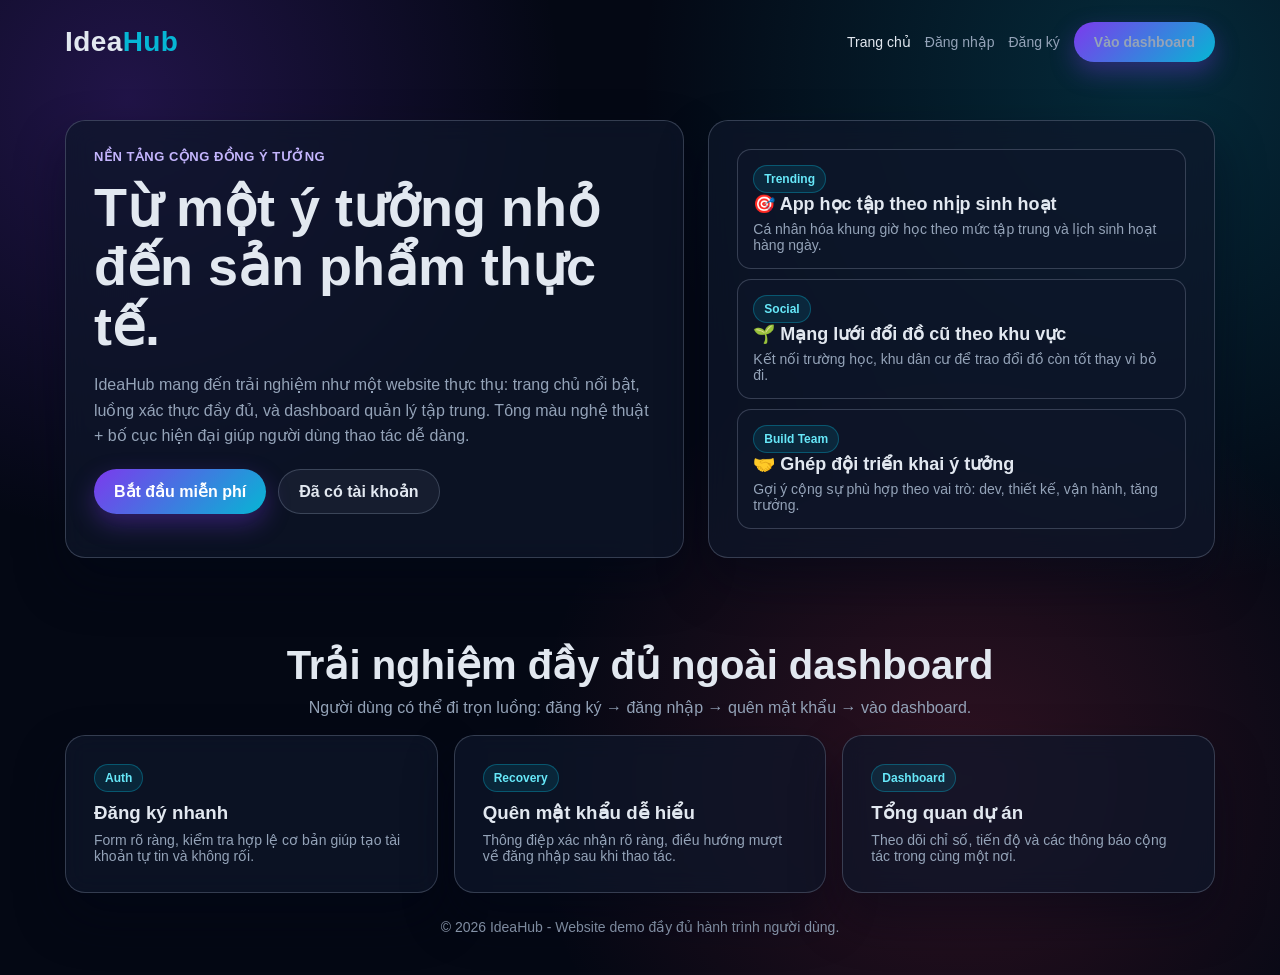
<file: index.html>
<!DOCTYPE html>
<html lang="vi">
<head>
  <meta charset="UTF-8" />
  <meta name="viewport" content="width=device-width, initial-scale=1.0" />
  <title>IdeaHub | Trang chủ</title>
  <link rel="stylesheet" href="assets/styles.css" />
</head>
<body>
  <main class="page-shell">
    <div class="container">
      <nav class="top-nav">
        <a class="logo" href="index.html">Idea<span>Hub</span></a>
        <div class="nav-links">
          <a class="active" href="index.html">Trang chủ</a>
          <a href="auth/login.html">Đăng nhập</a>
          <a href="auth/register.html">Đăng ký</a>
          <a class="btn btn-primary" href="dashboard/index.html">Vào dashboard</a>
        </div>
      </nav>

      <section class="hero">
        <article class="hero-panel">
          <div class="kicker">NỀN TẢNG CỘNG ĐỒNG Ý TƯỞNG</div>
          <h1>Từ một ý tưởng nhỏ đến sản phẩm thực tế.</h1>
          <p class="lead">
            IdeaHub mang đến trải nghiệm như một website thực thụ: trang chủ nổi bật, luồng xác thực đầy đủ,
            và dashboard quản lý tập trung. Tông màu nghệ thuật + bố cục hiện đại giúp người dùng thao tác dễ dàng.
          </p>
          <div class="hero-cta">
            <a class="btn btn-primary" href="auth/register.html">Bắt đầu miễn phí</a>
            <a class="btn btn-outline" href="auth/login.html">Đã có tài khoản</a>
          </div>
        </article>

        <aside class="glass-card">
          <div class="idea-preview">
            <span class="badge">Trending</span>
            <h3>🎯 App học tập theo nhịp sinh hoạt</h3>
            <p>Cá nhân hóa khung giờ học theo mức tập trung và lịch sinh hoạt hàng ngày.</p>
          </div>
          <div class="idea-preview">
            <span class="badge">Social</span>
            <h3>🌱 Mạng lưới đổi đồ cũ theo khu vực</h3>
            <p>Kết nối trường học, khu dân cư để trao đổi đồ còn tốt thay vì bỏ đi.</p>
          </div>
          <div class="idea-preview">
            <span class="badge">Build Team</span>
            <h3>🤝 Ghép đội triển khai ý tưởng</h3>
            <p>Gợi ý cộng sự phù hợp theo vai trò: dev, thiết kế, vận hành, tăng trưởng.</p>
          </div>
        </aside>
      </section>

      <section>
        <div class="section-heading">
          <h2>Trải nghiệm đầy đủ ngoài dashboard</h2>
          <p>Người dùng có thể đi trọn luồng: đăng ký → đăng nhập → quên mật khẩu → vào dashboard.</p>
        </div>

        <div class="grid-3">
          <article class="feature-card">
            <span class="badge">Auth</span>
            <h3>Đăng ký nhanh</h3>
            <p>Form rõ ràng, kiểm tra hợp lệ cơ bản giúp tạo tài khoản tự tin và không rối.</p>
          </article>
          <article class="feature-card">
            <span class="badge">Recovery</span>
            <h3>Quên mật khẩu dễ hiểu</h3>
            <p>Thông điệp xác nhận rõ ràng, điều hướng mượt về đăng nhập sau khi thao tác.</p>
          </article>
          <article class="feature-card">
            <span class="badge">Dashboard</span>
            <h3>Tổng quan dự án</h3>
            <p>Theo dõi chỉ số, tiến độ và các thông báo cộng tác trong cùng một nơi.</p>
          </article>
        </div>
      </section>

      <footer class="footer">© 2026 IdeaHub - Website demo đầy đủ hành trình người dùng.</footer>
    </div>
  </main>
</body>
</html>
</file>
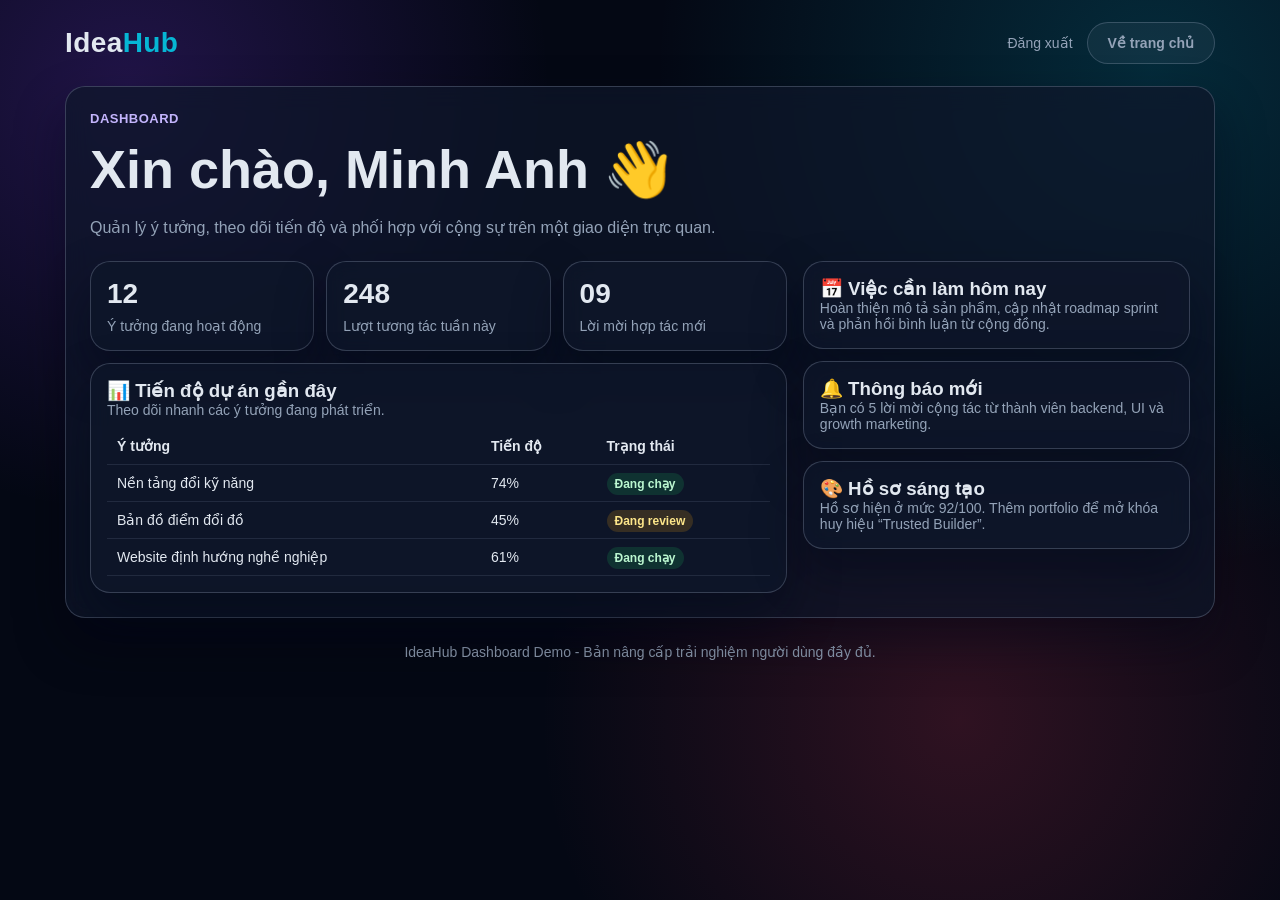
<file: dashboard/index.html>
<!DOCTYPE html>
<html lang="vi">
<head>
  <meta charset="UTF-8" />
  <meta name="viewport" content="width=device-width, initial-scale=1.0" />
  <title>IdeaHub | Dashboard</title>
  <link rel="stylesheet" href="../assets/styles.css" />
</head>
<body>
  <main class="page-shell">
    <div class="container">
      <nav class="top-nav">
        <a class="logo" href="../index.html">Idea<span>Hub</span></a>
        <div class="nav-links">
          <a href="../auth/login.html">Đăng xuất</a>
          <a class="btn btn-outline" href="../index.html">Về trang chủ</a>
        </div>
      </nav>

      <section class="dashboard-shell">
        <div class="kicker">DASHBOARD</div>
        <h1>Xin chào, Minh Anh 👋</h1>
        <p class="lead">Quản lý ý tưởng, theo dõi tiến độ và phối hợp với cộng sự trên một giao diện trực quan.</p>

        <div class="dashboard-grid">
          <div>
            <div class="cards-3">
              <article class="stat-card">
                <strong>12</strong>
                <p>Ý tưởng đang hoạt động</p>
              </article>
              <article class="stat-card">
                <strong>248</strong>
                <p>Lượt tương tác tuần này</p>
              </article>
              <article class="stat-card">
                <strong>09</strong>
                <p>Lời mời hợp tác mới</p>
              </article>
            </div>

            <article class="table-card">
              <h3>📊 Tiến độ dự án gần đây</h3>
              <p>Theo dõi nhanh các ý tưởng đang phát triển.</p>
              <table>
                <thead>
                  <tr>
                    <th>Ý tưởng</th>
                    <th>Tiến độ</th>
                    <th>Trạng thái</th>
                  </tr>
                </thead>
                <tbody>
                  <tr>
                    <td>Nền tảng đổi kỹ năng</td>
                    <td>74%</td>
                    <td><span class="status live">Đang chạy</span></td>
                  </tr>
                  <tr>
                    <td>Bản đồ điểm đổi đồ</td>
                    <td>45%</td>
                    <td><span class="status review">Đang review</span></td>
                  </tr>
                  <tr>
                    <td>Website định hướng nghề nghiệp</td>
                    <td>61%</td>
                    <td><span class="status live">Đang chạy</span></td>
                  </tr>
                </tbody>
              </table>
            </article>
          </div>

          <aside>
            <article class="widget">
              <h3>📅 Việc cần làm hôm nay</h3>
              <p>Hoàn thiện mô tả sản phẩm, cập nhật roadmap sprint và phản hồi bình luận từ cộng đồng.</p>
            </article>
            <article class="widget">
              <h3>🔔 Thông báo mới</h3>
              <p>Bạn có 5 lời mời cộng tác từ thành viên backend, UI và growth marketing.</p>
            </article>
            <article class="widget">
              <h3>🎨 Hồ sơ sáng tạo</h3>
              <p>Hồ sơ hiện ở mức 92/100. Thêm portfolio để mở khóa huy hiệu “Trusted Builder”.</p>
            </article>
          </aside>
        </div>
      </section>

      <footer class="footer">IdeaHub Dashboard Demo - Bản nâng cấp trải nghiệm người dùng đầy đủ.</footer>
    </div>
  </main>
</body>
</html>
</file>
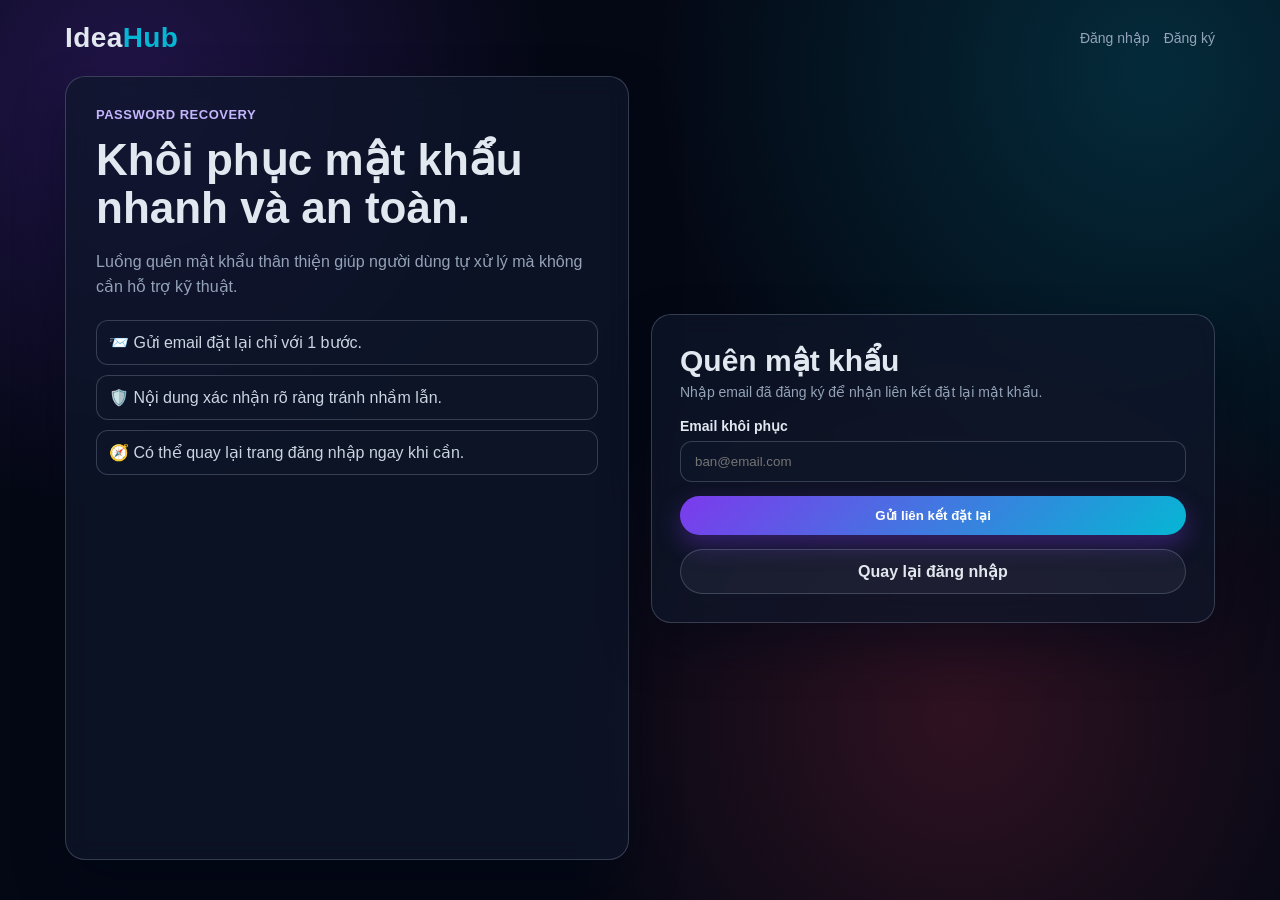
<file: auth/forgot-password.html>
<!DOCTYPE html>
<html lang="vi">
<head>
  <meta charset="UTF-8" />
  <meta name="viewport" content="width=device-width, initial-scale=1.0" />
  <title>IdeaHub | Quên mật khẩu</title>
  <link rel="stylesheet" href="../assets/styles.css" />
</head>
<body>
  <main class="page-shell">
    <div class="container">
      <nav class="top-nav">
        <a class="logo" href="../index.html">Idea<span>Hub</span></a>
        <div class="nav-links">
          <a href="login.html">Đăng nhập</a>
          <a href="register.html">Đăng ký</a>
        </div>
      </nav>

      <section class="auth-layout">
        <article class="glass-card auth-promo">
          <div class="kicker">PASSWORD RECOVERY</div>
          <h1>Khôi phục mật khẩu nhanh và an toàn.</h1>
          <p class="lead">Luồng quên mật khẩu thân thiện giúp người dùng tự xử lý mà không cần hỗ trợ kỹ thuật.</p>
          <ul class="auth-bullet">
            <li>📨 Gửi email đặt lại chỉ với 1 bước.</li>
            <li>🛡️ Nội dung xác nhận rõ ràng tránh nhầm lẫn.</li>
            <li>🧭 Có thể quay lại trang đăng nhập ngay khi cần.</li>
          </ul>
        </article>

        <form class="auth-card" id="forgot-form" action="#" method="post">
          <h2>Quên mật khẩu</h2>
          <p class="sub">Nhập email đã đăng ký để nhận liên kết đặt lại mật khẩu.</p>
          <div id="forgot-message" class="msg-box"></div>

          <div class="form-grid">
            <div class="input-group">
              <label for="recovery-email">Email khôi phục</label>
              <input id="recovery-email" type="email" placeholder="ban@email.com" required />
            </div>

            <button class="btn btn-primary" type="submit">Gửi liên kết đặt lại</button>
            <a class="btn btn-outline" href="login.html">Quay lại đăng nhập</a>
          </div>
        </form>
      </section>
    </div>
  </main>
  <script src="../assets/app.js"></script>
</body>
</html>
</file>
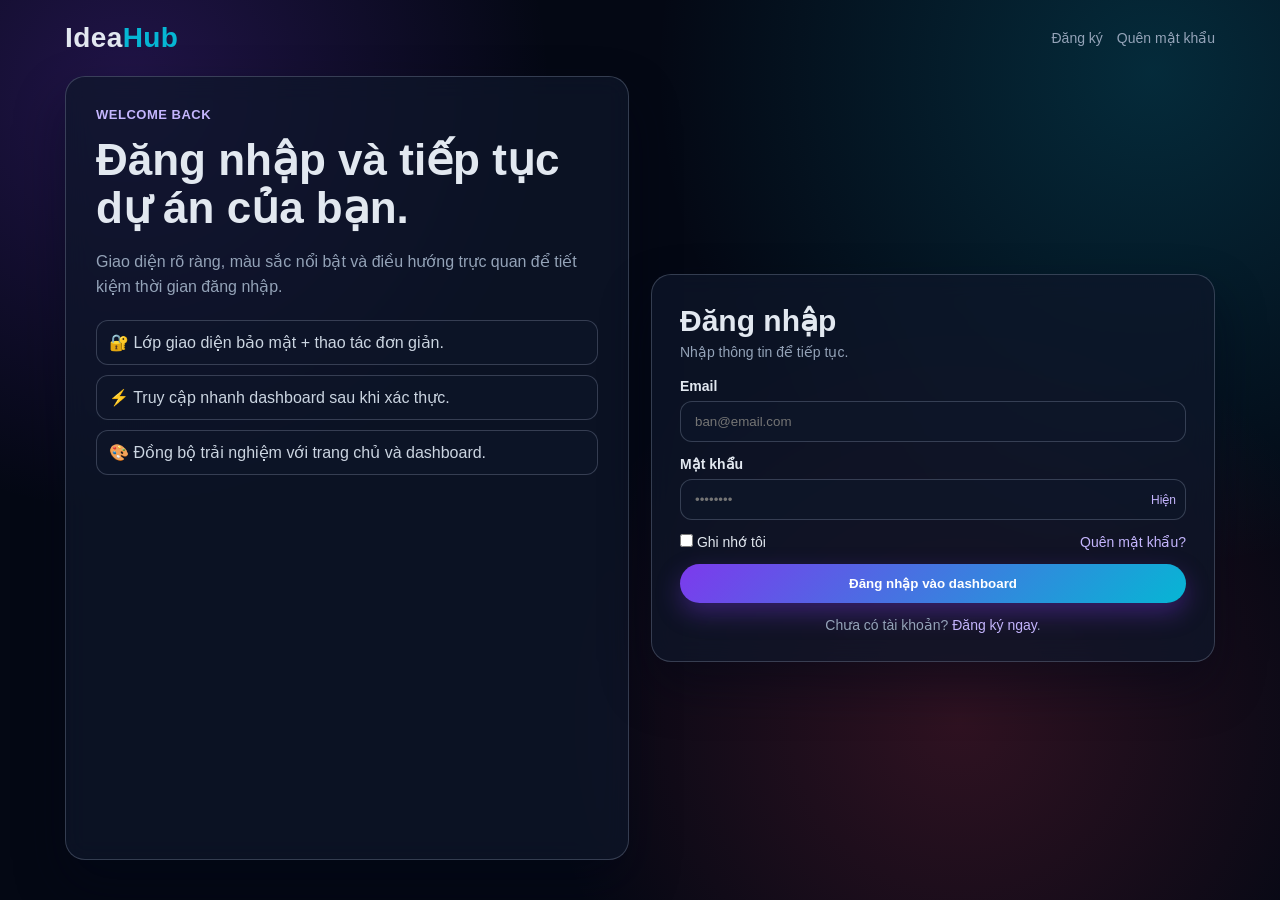
<file: auth/login.html>
<!DOCTYPE html>
<html lang="vi">
<head>
  <meta charset="UTF-8" />
  <meta name="viewport" content="width=device-width, initial-scale=1.0" />
  <title>IdeaHub | Đăng nhập</title>
  <link rel="stylesheet" href="../assets/styles.css" />
</head>
<body>
  <main class="page-shell">
    <div class="container">
      <nav class="top-nav">
        <a class="logo" href="../index.html">Idea<span>Hub</span></a>
        <div class="nav-links">
          <a href="register.html">Đăng ký</a>
          <a href="forgot-password.html">Quên mật khẩu</a>
        </div>
      </nav>

      <section class="auth-layout">
        <article class="glass-card auth-promo">
          <div class="kicker">WELCOME BACK</div>
          <h1>Đăng nhập và tiếp tục dự án của bạn.</h1>
          <p class="lead">Giao diện rõ ràng, màu sắc nổi bật và điều hướng trực quan để tiết kiệm thời gian đăng nhập.</p>
          <ul class="auth-bullet">
            <li>🔐 Lớp giao diện bảo mật + thao tác đơn giản.</li>
            <li>⚡ Truy cập nhanh dashboard sau khi xác thực.</li>
            <li>🎨 Đồng bộ trải nghiệm với trang chủ và dashboard.</li>
          </ul>
        </article>

        <form class="auth-card" action="../dashboard/index.html" method="get">
          <h2>Đăng nhập</h2>
          <p class="sub">Nhập thông tin để tiếp tục.</p>

          <div class="form-grid">
            <div class="input-group">
              <label for="email">Email</label>
              <input id="email" name="email" type="email" placeholder="ban@email.com" required />
            </div>

            <div class="input-group input-row">
              <label for="password">Mật khẩu</label>
              <input id="password" name="password" type="password" placeholder="••••••••" required />
              <button class="toggle-pass" data-target="password" type="button">Hiện</button>
            </div>

            <div class="inline-between">
              <label><input type="checkbox" /> Ghi nhớ tôi</label>
              <a href="forgot-password.html">Quên mật khẩu?</a>
            </div>

            <button class="btn btn-primary" type="submit">Đăng nhập vào dashboard</button>
            <p class="muted centered">Chưa có tài khoản? <a href="register.html">Đăng ký ngay</a>.</p>
          </div>
        </form>
      </section>
    </div>
  </main>
  <script src="../assets/app.js"></script>
</body>
</html>
</file>
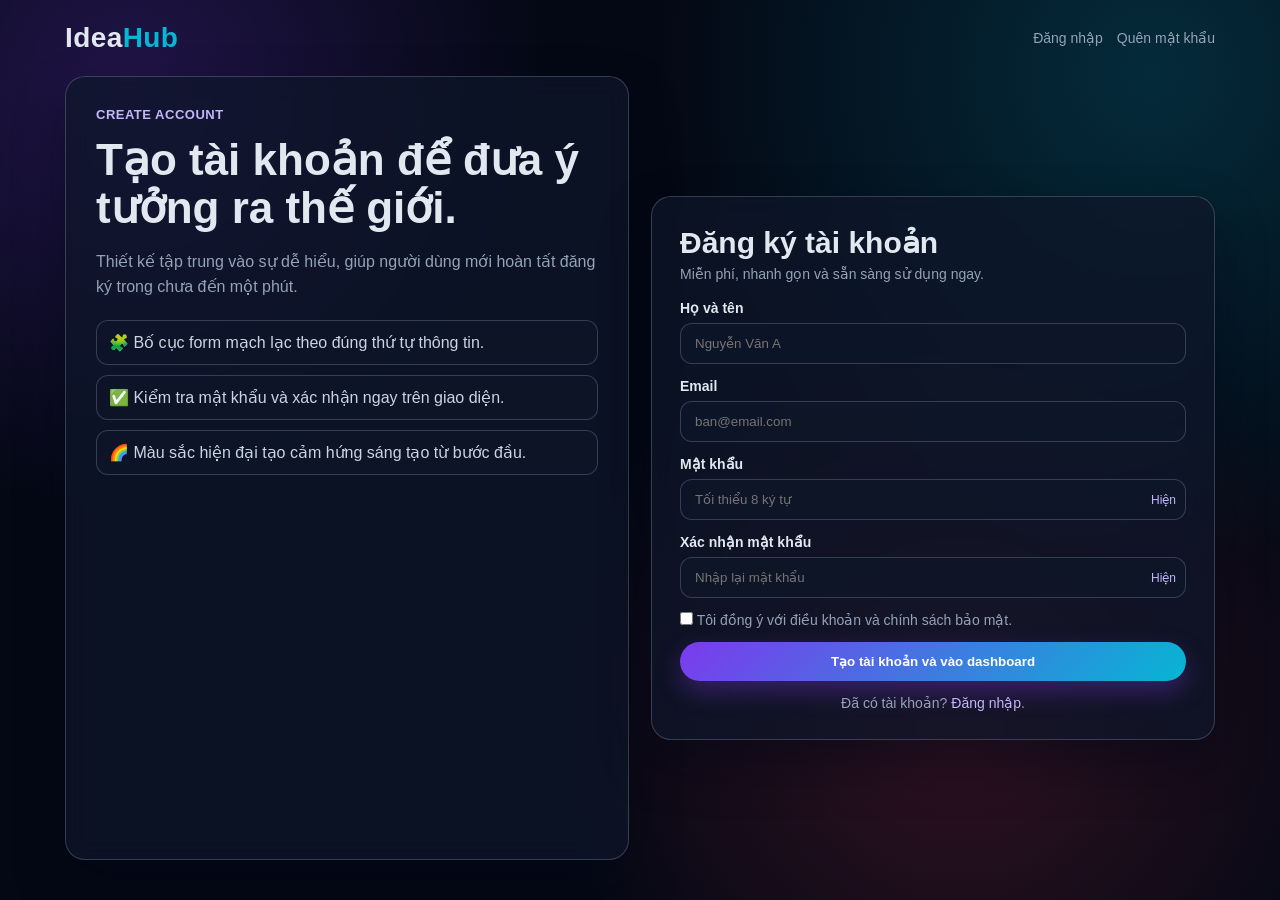
<file: auth/register.html>
<!DOCTYPE html>
<html lang="vi">
<head>
  <meta charset="UTF-8" />
  <meta name="viewport" content="width=device-width, initial-scale=1.0" />
  <title>IdeaHub | Đăng ký</title>
  <link rel="stylesheet" href="../assets/styles.css" />
</head>
<body>
  <main class="page-shell">
    <div class="container">
      <nav class="top-nav">
        <a class="logo" href="../index.html">Idea<span>Hub</span></a>
        <div class="nav-links">
          <a href="login.html">Đăng nhập</a>
          <a href="forgot-password.html">Quên mật khẩu</a>
        </div>
      </nav>

      <section class="auth-layout">
        <article class="glass-card auth-promo">
          <div class="kicker">CREATE ACCOUNT</div>
          <h1>Tạo tài khoản để đưa ý tưởng ra thế giới.</h1>
          <p class="lead">Thiết kế tập trung vào sự dễ hiểu, giúp người dùng mới hoàn tất đăng ký trong chưa đến một phút.</p>
          <ul class="auth-bullet">
            <li>🧩 Bố cục form mạch lạc theo đúng thứ tự thông tin.</li>
            <li>✅ Kiểm tra mật khẩu và xác nhận ngay trên giao diện.</li>
            <li>🌈 Màu sắc hiện đại tạo cảm hứng sáng tạo từ bước đầu.</li>
          </ul>
        </article>

        <form class="auth-card" id="register-form" action="../dashboard/index.html" method="get">
          <h2>Đăng ký tài khoản</h2>
          <p class="sub">Miễn phí, nhanh gọn và sẵn sàng sử dụng ngay.</p>
          <div id="register-message" class="msg-box"></div>

          <div class="form-grid">
            <div class="input-group">
              <label for="name">Họ và tên</label>
              <input id="name" type="text" placeholder="Nguyễn Văn A" required />
            </div>

            <div class="input-group">
              <label for="register-email">Email</label>
              <input id="register-email" type="email" placeholder="ban@email.com" required />
            </div>

            <div class="input-group input-row">
              <label for="register-password">Mật khẩu</label>
              <input id="register-password" type="password" placeholder="Tối thiểu 8 ký tự" required />
              <button class="toggle-pass" data-target="register-password" type="button">Hiện</button>
            </div>

            <div class="input-group input-row">
              <label for="confirm-password">Xác nhận mật khẩu</label>
              <input id="confirm-password" type="password" placeholder="Nhập lại mật khẩu" required />
              <button class="toggle-pass" data-target="confirm-password" type="button">Hiện</button>
            </div>

            <label class="muted"><input type="checkbox" required /> Tôi đồng ý với điều khoản và chính sách bảo mật.</label>
            <button class="btn btn-primary" type="submit">Tạo tài khoản và vào dashboard</button>
            <p class="muted centered">Đã có tài khoản? <a href="login.html">Đăng nhập</a>.</p>
          </div>
        </form>
      </section>
    </div>
  </main>
  <script src="../assets/app.js"></script>
</body>
</html>
</file>
<file: assets/styles.css>
:root {
  --bg: #040814;
  --bg-soft: #0f172a;
  --surface: rgba(15, 23, 42, 0.72);
  --surface-strong: rgba(15, 23, 42, 0.92);
  --text: #e2e8f0;
  --text-dim: #94a3b8;
  --primary: #7c3aed;
  --secondary: #06b6d4;
  --accent: #f43f5e;
  --success: #22c55e;
  --warning: #f59e0b;
  --danger: #ef4444;
  --border: rgba(148, 163, 184, 0.3);
  --shadow: 0 24px 50px rgba(2, 6, 23, 0.45);
  --radius: 20px;
}

* {
  margin: 0;
  padding: 0;
  box-sizing: border-box;
}

html,
body {
  min-height: 100%;
  font-family: Inter, "Segoe UI", Arial, sans-serif;
  color: var(--text);
  background:
    radial-gradient(circle at 10% 10%, rgba(124, 58, 237, 0.24), transparent 30%),
    radial-gradient(circle at 90% 8%, rgba(6, 182, 212, 0.2), transparent 35%),
    radial-gradient(circle at 75% 80%, rgba(244, 63, 94, 0.18), transparent 35%),
    var(--bg);
}

a {
  color: inherit;
  text-decoration: none;
}

.page-shell {
  min-height: 100vh;
  padding-bottom: 40px;
}

.container {
  width: min(1150px, 92%);
  margin: 0 auto;
}

.top-nav {
  display: flex;
  justify-content: space-between;
  align-items: center;
  gap: 16px;
  flex-wrap: wrap;
  padding: 22px 0;
}

.logo {
  font-size: 28px;
  font-weight: 800;
  letter-spacing: 0.4px;
}

.logo span {
  color: var(--secondary);
}

.nav-links {
  display: flex;
  align-items: center;
  gap: 14px;
  flex-wrap: wrap;
}

.nav-links a {
  color: var(--text-dim);
  font-size: 14px;
}

.nav-links a:hover,
.nav-links a.active {
  color: var(--text);
}

.btn {
  border: 0;
  display: inline-flex;
  align-items: center;
  justify-content: center;
  gap: 8px;
  border-radius: 999px;
  padding: 12px 20px;
  font-weight: 700;
  cursor: pointer;
  transition: 0.2s ease;
}

.btn-primary {
  background: linear-gradient(135deg, var(--primary), var(--secondary));
  color: #fff;
  box-shadow: 0 10px 24px rgba(124, 58, 237, 0.35);
}

.btn-primary:hover {
  transform: translateY(-2px);
}

.btn-outline {
  border: 1px solid var(--border);
  color: var(--text);
  background: rgba(148, 163, 184, 0.08);
}

.btn-outline:hover {
  border-color: rgba(148, 163, 184, 0.55);
}

.hero {
  display: grid;
  grid-template-columns: 1.1fr 0.9fr;
  gap: 24px;
  padding: 36px 0 54px;
}

.hero-panel,
.glass-card,
.auth-card,
.dashboard-shell,
.stat-card,
.widget,
.feature-card,
.table-card {
  background: var(--surface);
  border: 1px solid var(--border);
  border-radius: var(--radius);
  backdrop-filter: blur(12px);
  box-shadow: var(--shadow);
}

.hero-panel,
.glass-card,
.feature-card {
  padding: 28px;
}

.kicker {
  font-size: 13px;
  color: #c4b5fd;
  font-weight: 700;
  letter-spacing: 0.5px;
  margin-bottom: 14px;
}

h1 {
  font-size: clamp(30px, 5vw, 54px);
  line-height: 1.1;
  margin-bottom: 16px;
}

.lead {
  color: var(--text-dim);
  margin-bottom: 20px;
  line-height: 1.6;
}

.hero-cta {
  display: flex;
  gap: 12px;
  flex-wrap: wrap;
}

.idea-preview {
  padding: 15px;
  border-radius: 14px;
  border: 1px solid var(--border);
  background: rgba(15, 23, 42, 0.55);
}

.idea-preview + .idea-preview {
  margin-top: 10px;
}

.idea-preview h3 {
  font-size: 18px;
  margin-bottom: 6px;
}

.idea-preview p {
  color: var(--text-dim);
  font-size: 14px;
}

.section-heading {
  text-align: center;
  margin: 30px 0 18px;
}

.section-heading h2 {
  font-size: clamp(26px, 4vw, 40px);
  margin-bottom: 10px;
}

.section-heading p {
  color: var(--text-dim);
}

.grid-3 {
  display: grid;
  grid-template-columns: repeat(3, 1fr);
  gap: 16px;
}

.feature-card h3 {
  margin: 10px 0 8px;
}

.feature-card p {
  color: var(--text-dim);
  font-size: 14px;
}

.badge {
  display: inline-block;
  border: 1px solid rgba(6, 182, 212, 0.35);
  color: #67e8f9;
  background: rgba(6, 182, 212, 0.12);
  border-radius: 999px;
  padding: 6px 10px;
  font-size: 12px;
  font-weight: 700;
}

.auth-layout {
  display: grid;
  grid-template-columns: 1fr 1fr;
  gap: 22px;
  min-height: calc(100vh - 116px);
}

.auth-promo {
  padding: 30px;
}

.auth-promo h1 {
  font-size: clamp(28px, 4.5vw, 44px);
}

.auth-bullet {
  list-style: none;
  display: grid;
  gap: 10px;
}

.auth-bullet li {
  border: 1px solid var(--border);
  background: rgba(15, 23, 42, 0.55);
  border-radius: 12px;
  padding: 12px;
  color: #cbd5e1;
}

.auth-card {
  align-self: center;
  padding: 28px;
}

.auth-card h2 {
  font-size: 30px;
  margin-bottom: 6px;
}

.sub {
  color: var(--text-dim);
  font-size: 14px;
  margin-bottom: 18px;
}

.form-grid {
  display: grid;
  gap: 14px;
}

.input-group label {
  display: block;
  margin-bottom: 7px;
  font-size: 14px;
  font-weight: 600;
}

.input-group input {
  width: 100%;
  border-radius: 12px;
  border: 1px solid var(--border);
  background: rgba(15, 23, 42, 0.65);
  color: var(--text);
  padding: 12px 14px;
}

.input-group input:focus {
  outline: 1px solid rgba(6, 182, 212, 0.8);
}

.input-row {
  position: relative;
}

.toggle-pass {
  position: absolute;
  right: 10px;
  top: 37px;
  border: 0;
  cursor: pointer;
  background: transparent;
  color: #c4b5fd;
  font-size: 12px;
}

.inline-between {
  display: flex;
  justify-content: space-between;
  align-items: center;
  gap: 10px;
  flex-wrap: wrap;
  font-size: 14px;
}

.inline-between a,
.muted a {
  color: #c4b5fd;
}

.muted {
  color: var(--text-dim);
  font-size: 14px;
}

.centered {
  text-align: center;
}

.msg-box {
  font-size: 13px;
  padding: 10px 12px;
  border-radius: 10px;
  border: 1px solid transparent;
  display: none;
}

.msg-box.error {
  display: block;
  color: #fecaca;
  background: rgba(239, 68, 68, 0.16);
  border-color: rgba(239, 68, 68, 0.45);
}

.msg-box.success {
  display: block;
  color: #bbf7d0;
  background: rgba(34, 197, 94, 0.15);
  border-color: rgba(34, 197, 94, 0.35);
}

.dashboard-shell {
  padding: 24px;
}

.dashboard-grid {
  margin-top: 20px;
  display: grid;
  grid-template-columns: 1.8fr 1fr;
  gap: 16px;
}

.cards-3 {
  display: grid;
  grid-template-columns: repeat(3, 1fr);
  gap: 12px;
  margin-bottom: 12px;
}

.stat-card,
.widget,
.table-card {
  padding: 16px;
}

.stat-card strong {
  display: block;
  font-size: 28px;
  margin-bottom: 8px;
}

.widget + .widget {
  margin-top: 12px;
}

.widget p,
.stat-card p,
.table-card p {
  color: var(--text-dim);
  font-size: 14px;
}

table {
  width: 100%;
  border-collapse: collapse;
  margin-top: 10px;
}

td,
th {
  padding: 10px;
  border-bottom: 1px solid rgba(148, 163, 184, 0.15);
  text-align: left;
  font-size: 14px;
}

.status {
  padding: 4px 8px;
  border-radius: 999px;
  font-size: 12px;
  font-weight: 700;
}

.status.live {
  background: rgba(34, 197, 94, 0.17);
  color: #bbf7d0;
}

.status.review {
  background: rgba(245, 158, 11, 0.18);
  color: #fde68a;
}

.footer {
  margin-top: 26px;
  text-align: center;
  color: var(--text-dim);
  font-size: 14px;
}

@media (max-width: 980px) {
  .hero,
  .auth-layout,
  .dashboard-grid,
  .grid-3,
  .cards-3 {
    grid-template-columns: 1fr;
  }
}

@media (max-width: 520px) {
  .btn {
    width: 100%;
  }

  .hero-panel,
  .glass-card,
  .auth-promo,
  .auth-card,
  .dashboard-shell,
  .feature-card {
    padding: 20px;
  }
}
</file>
